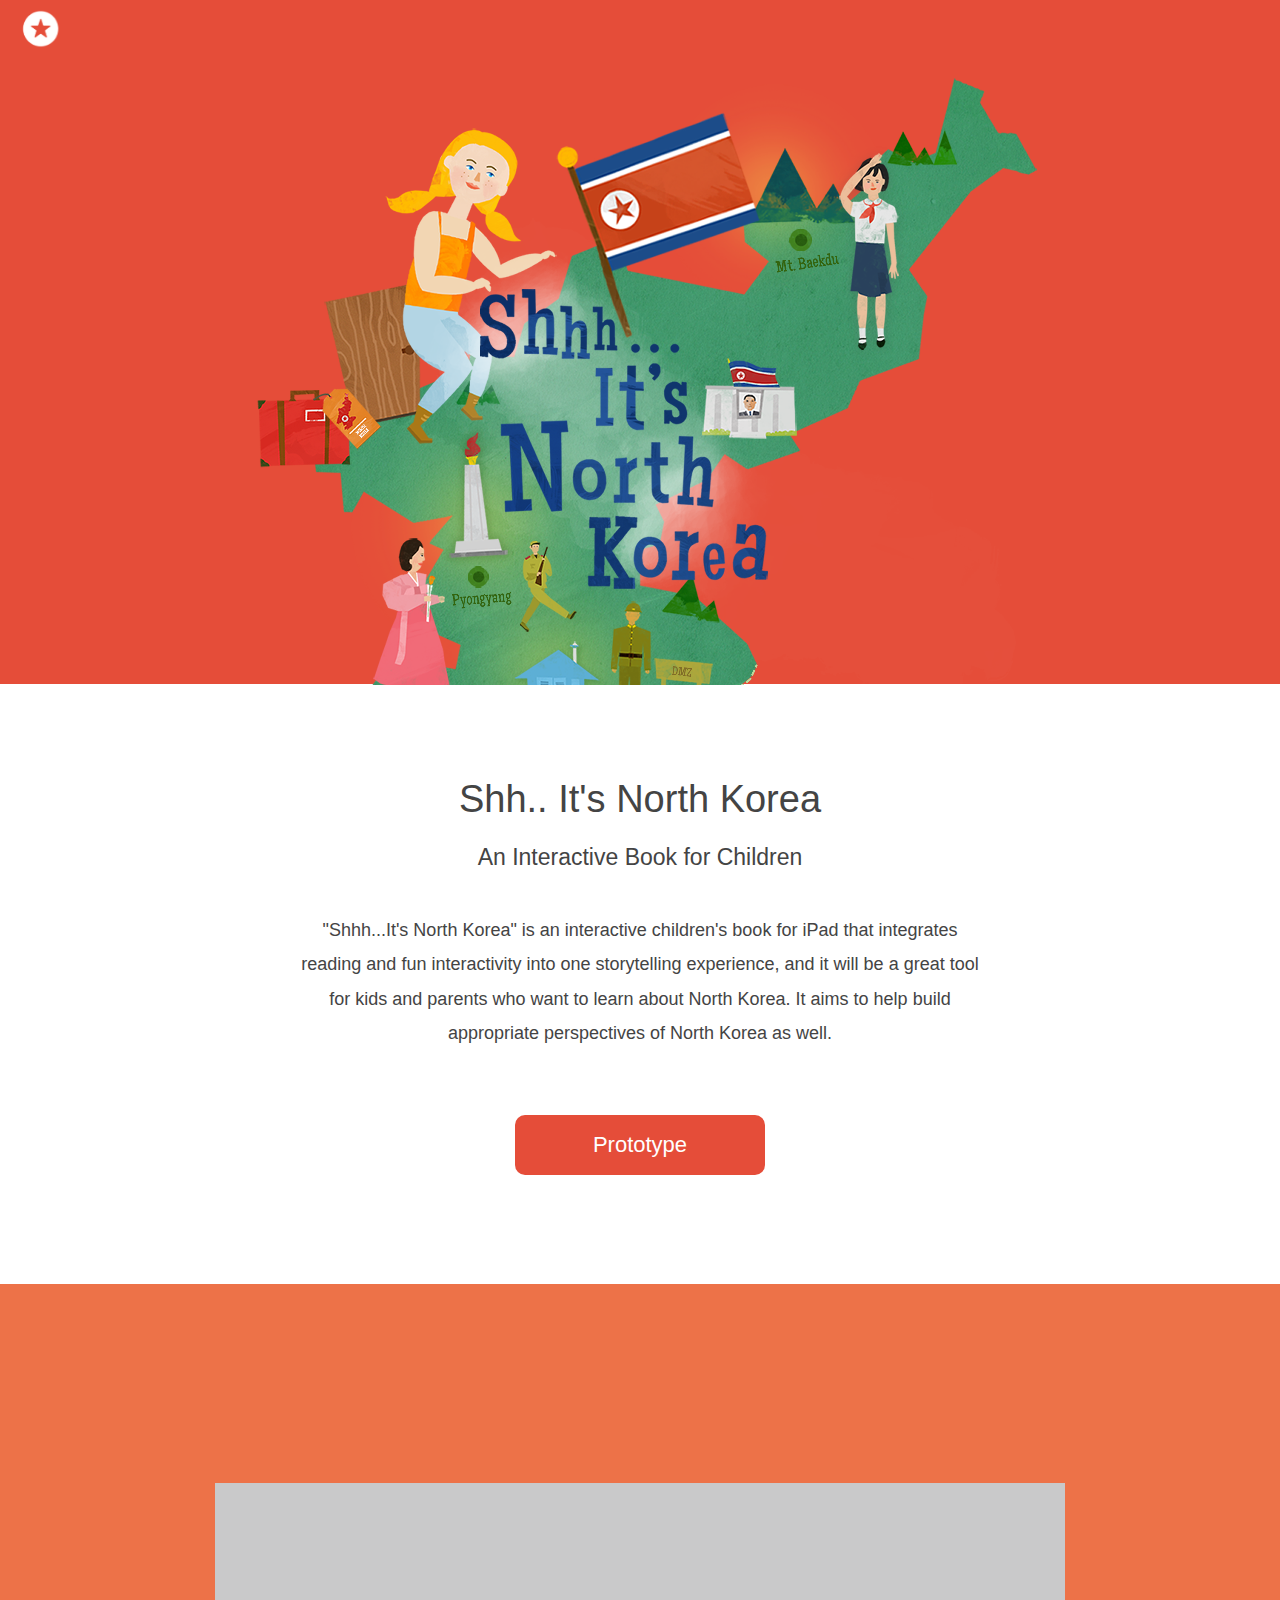
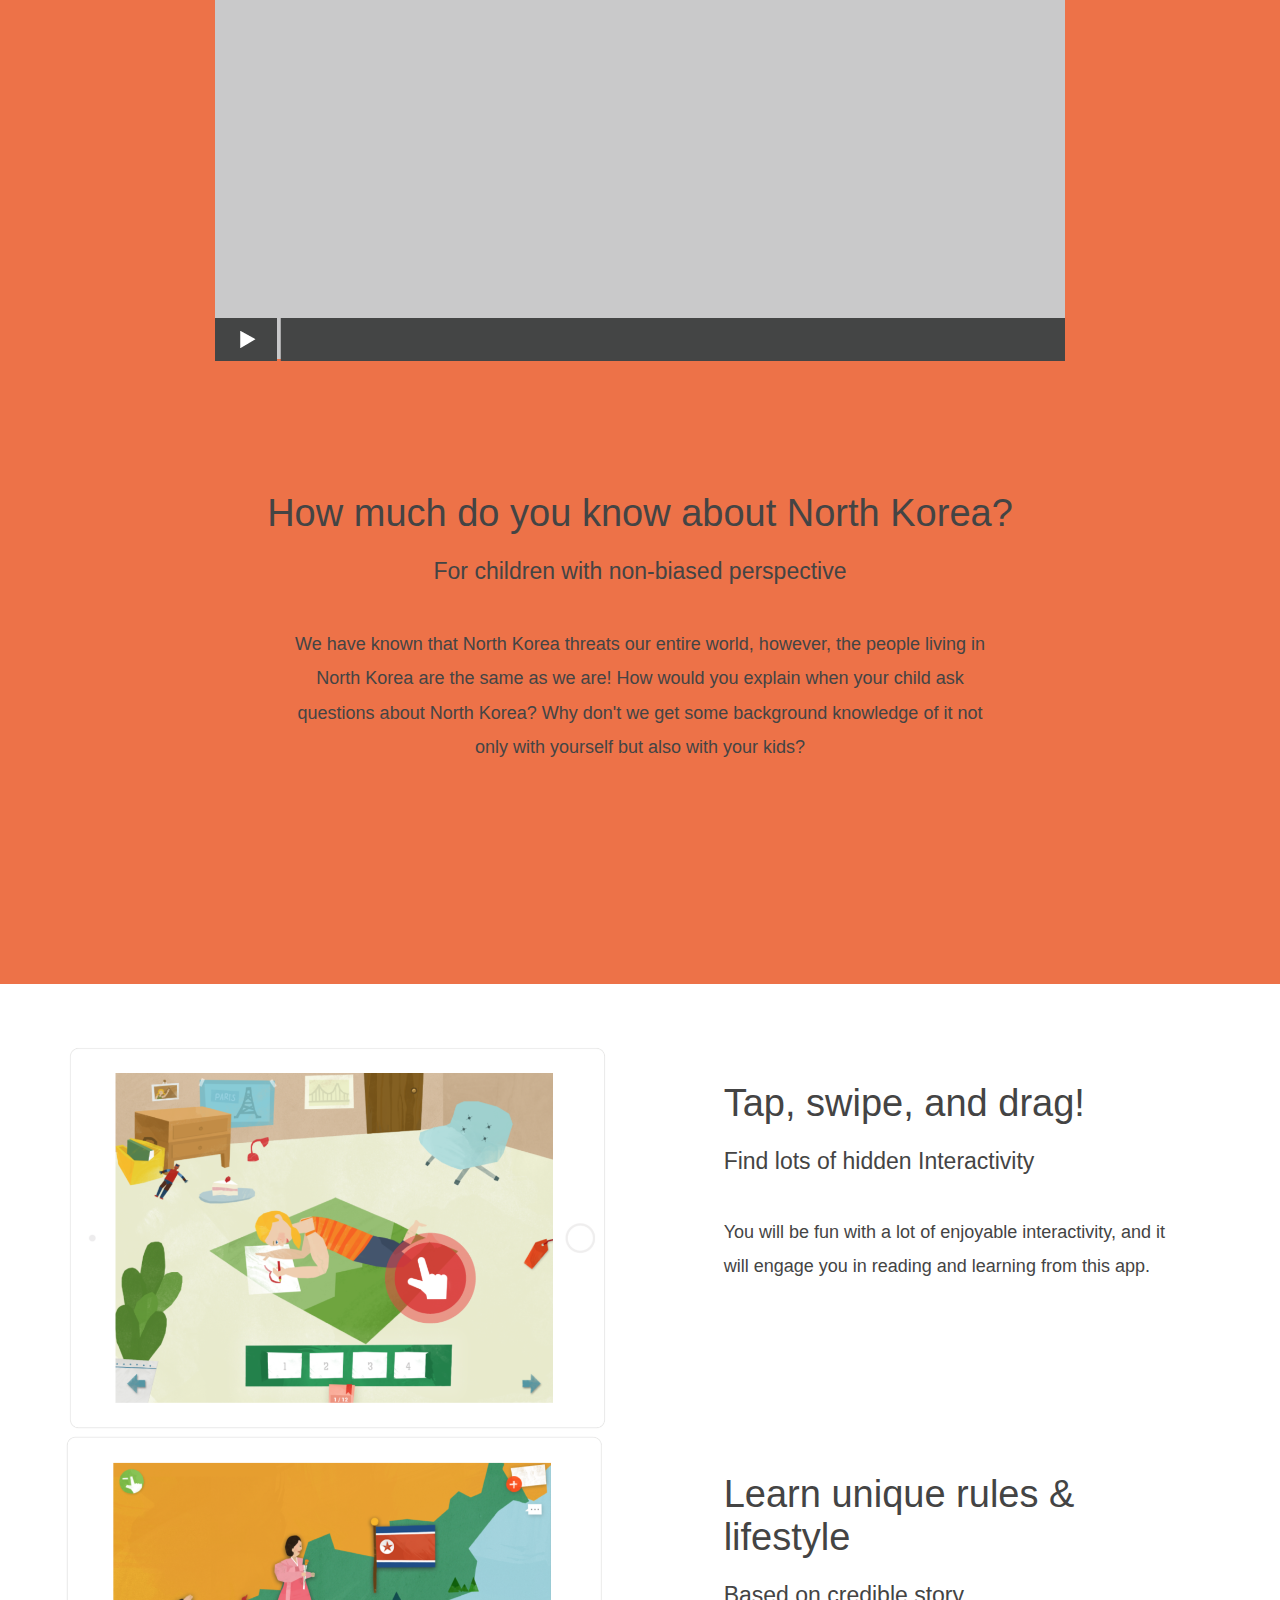
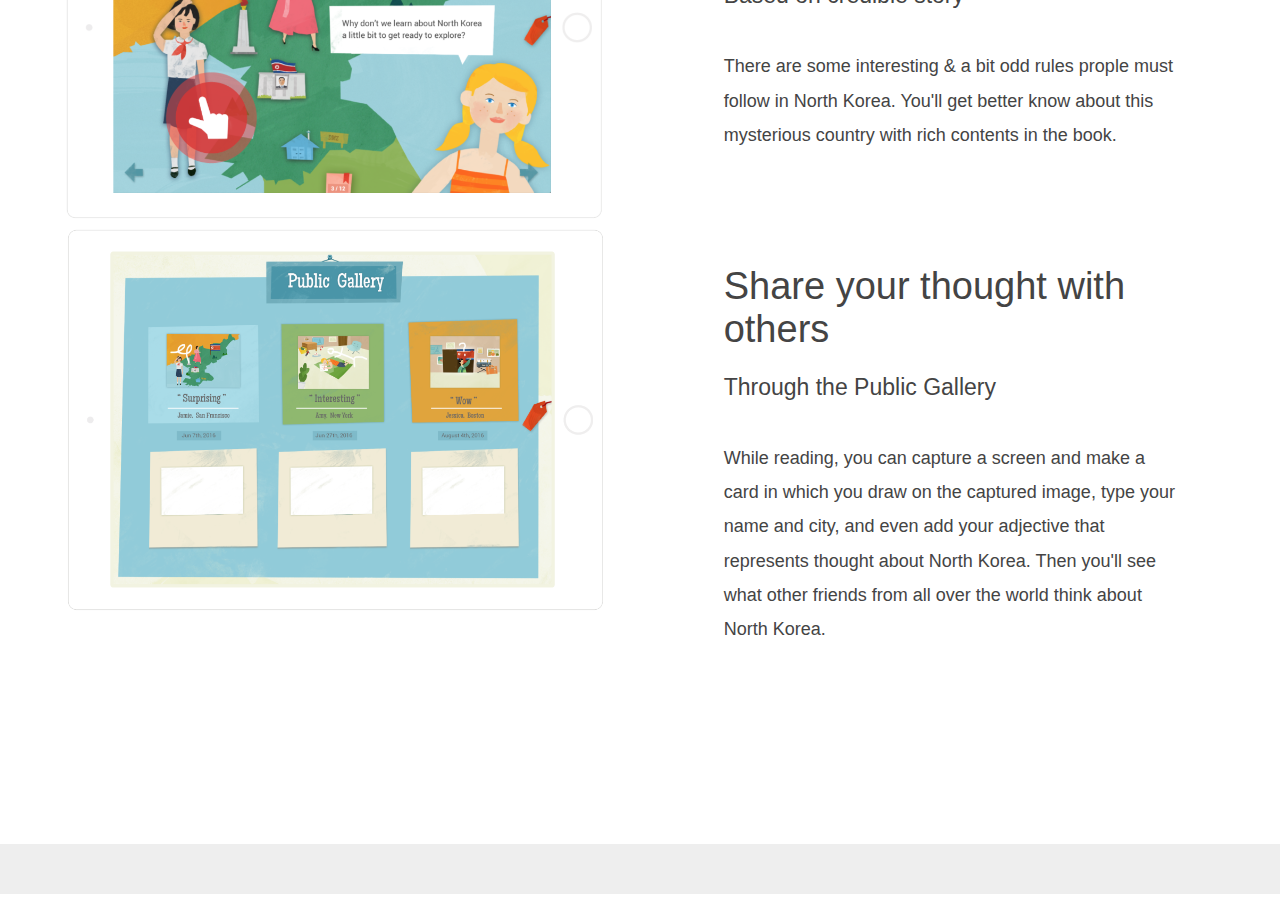
<file: index.html>
<!doctype html>
<html>
<head>
<meta charset="UTF-8">
<title>Shh..It's North Korea</title>
<link rel="stylesheet" href="css/style.css">
<link href="https://fonts.googleapis.com/css?family=Roboto:100,200,300,400" rel="stylesheet">
<script type="text/javascript" src="javascript/jquery-1.10.2.min.js"></script>	
<script type="text/javascript" src="javascript/script.js"></script>
<link rel="icon" type="image/png" href="images/nk-icon.png">
<link rel="shortcut icon" href="images/nk-icon.ico">
</head>

<body>
<div class="wrapper">
		<nav>	
			<div class="logo">
				<img src="images/logo-test.png">
			</div><!--logo-->
			<div id="ul">		
            		<ul>	
                    	<li><a href="#page1" id="home" class="mainnav">Home</a></li>
                        <li><a href="#page2" class="mainnav">About</a></li>
                        <li><a href="#page3" class="mainnav">Features</a></li>
                    </ul>
                  </div><!--ul-->        
            </nav>
          
            <div id="page1">
            <div class="maincontainer">
            	<img src="images/main-sm.png">
	         </div><!--maincontainer-->
	         <div class="container">
					<p class="headline">Shh.. It's North Korea</p>
					<p class="subtitle">An Interactive Book for Children</p>
					<p class="content">
						"Shhh...It's North Korea" is an interactive children's book for iPad that integrates reading and fun interactivity into one storytelling experience, and it will be a great tool for kids and parents who want to learn about North Korea. It aims to help build appropriate perspectives of North Korea as well.
					</p>
					<button class="button">
					<a href="proto.html">Prototype</a>
					</button>
			    </div><!--container-->
            </div><!--page1-->
            
            <div id="page2">
            <div class="maincontainer">
            	<img id="video-img"src="images/video-placeholder.png">
            </div><!--maincontainer-->
            <div id="page2-container" class="container">
					<p class="headline">How much do you know about North Korea?</p>
					<p class="subtitle">For children with non-biased perspective</p>
					<p class="content">
						We have known that North Korea threats our entire world, however, the people living in North Korea are the same as we are! How would you explain when your child ask questions about North Korea?
						Why don't we get some background knowledge of it not only with yourself but also with your kids?
					</p>
			</div><!--container-->		
            </div><!--page2-->
       
            <div id="page3">
            <div class="container-col">
            	<div class="leftcol">
            		<img class="ipad-img" src="images/ipad_1.png">
            	</div><!--leftcol-->
            	<div class="rightcol">
            		<p class="page-head">Tap, swipe, and drag!</p>	
            		<p class="page-sub">Find lots of hidden Interactivity</p>
            		<p class="page-p">
						You will be fun with a lot of enjoyable interactivity, and it will engage you in reading and learning from this app.  
					</p>
            	</div><!--rightcol-->
            	</div><!--container-col-->

            	  <div class="container-col">
            	<div class="leftcol">
            		<img class="ipad-img" src="images/ipad_2.png">
            	</div><!--leftcol-->
            	<div class="rightcol">
            		<p class="page-head">Learn unique rules &amp; lifestyle</p>	
            		<p class="page-sub">Based on credible story</p>
            		<p class="page-p">
						There are some interesting &amp; a bit odd rules prople must follow in North Korea. You'll get better know about this mysterious country with rich contents in the book.     
					</p>
            	</div><!--rightcol-->
            	</div><!--container-col-->

            	<div class="container-col">
            	<div class="leftcol">
            		<img class="ipad-img" src="images/ipad_3.png">
            	</div><!--leftcol-->
            	<div class="rightcol">
            		<p class="page-head">Share your thought with others</p>	
            		<p class="page-sub">Through the Public Gallery</p>
            		<p class="page-p">
						While reading, you can capture a screen and make a card in which you draw on the captured image, type your name and city, and even add your adjective that represents thought about North Korea. Then you'll see what other friends from all over the world think about North Korea.   
					</p>
            	</div><!--rightcol-->
            	</div><!--container-col-->	
		    </div><!--page3-->
		    
            <footer>
            </footer>
		 
			

</div><!--wrapper-->

</body>
</html>
</file>
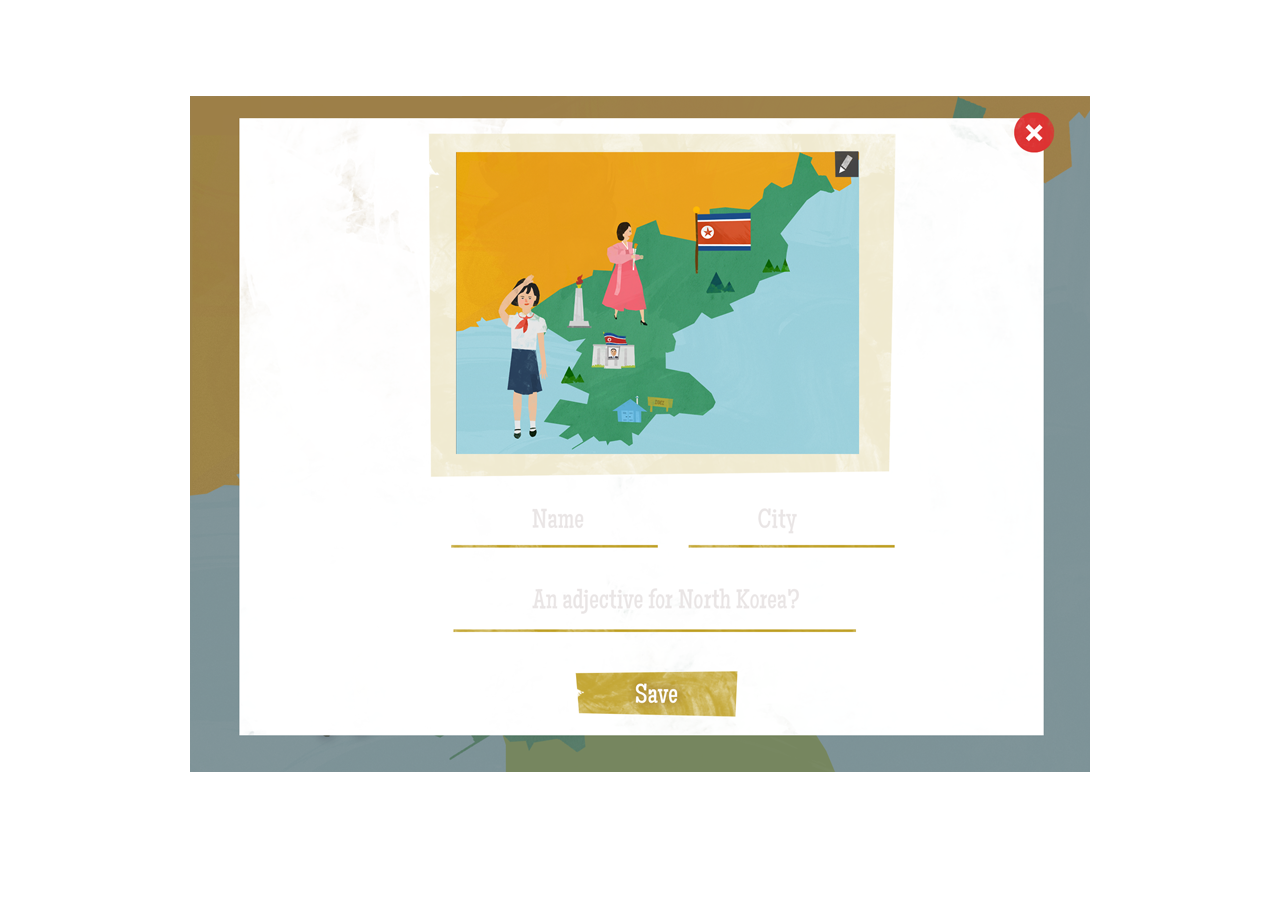
<file: card-input.html>
<!doctype html>
<html>
<head>
<meta charset="UTF-8">
<title>Shh..It's North Korea</title>
<link rel="stylesheet" href="css/style.css">
<link rel="stylesheet" href="css/proto-style.css">
<link href="https://fonts.googleapis.com/css?family=Roboto:100,200,300,400" rel="stylesheet">
<link rel="icon" type="image/png" href="images/nk-icon.png">
<link rel="shortcut icon" href="images/nk-icon.ico">
<script type="text/javascript" src="javascript/jquery-1.10.2.min.js"></script>  
<script type="text/javascript" src="javascript/script.js"></script>
</head>

<body>
    <div class="proto-wrapper" class="wrapper">
          
    <div class="container">
        <div class="image-box">
            <a href="page-three.html"><div class="cancel"></div></a>
            <a href="keyboard.html"><div class="name-input"></div></a>
            <div class="save-input"></div>
            <img class="popup-fillout" src="images/card-input.png">
            <div class="warning"> <p>Please fill out the form</p></div>
        </div><!--image-box-->
    </div><!--container--> 
    </div><!--wrapper-->
</body>
</html>
</file>
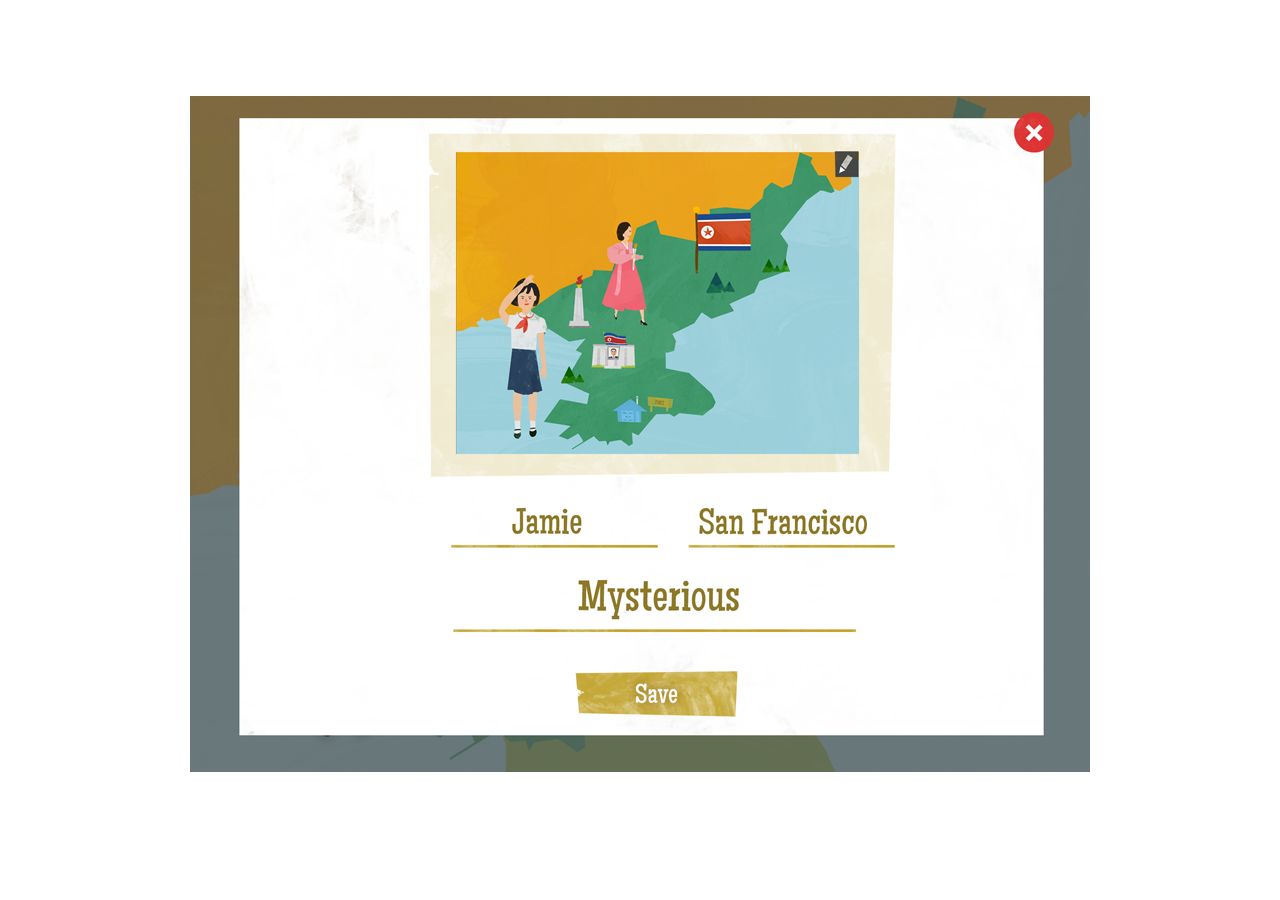
<file: input-finished.html>
<!doctype html>
<html>
<head>
<meta charset="UTF-8">
<title>Shh..It's North Korea</title>
<link rel="stylesheet" href="css/style.css">
<link rel="stylesheet" href="css/proto-style.css">
<link href="https://fonts.googleapis.com/css?family=Roboto:100,200,300,400" rel="stylesheet">
<link rel="icon" type="image/png" href="images/nk-icon.png">
<link rel="shortcut icon" href="images/nk-icon.ico">
<script type="text/javascript" src="javascript/jquery-1.10.2.min.js"></script>  
<script type="text/javascript" src="javascript/script.js"></script>
</head>

<body>
    <div class="proto-wrapper" class="wrapper">
           
    <div class="container">
        <div class="image-box">
            <img class="mainpage" src="images/input-finished.png">
            <a href="page-three.html"><div class="cancle-input-finished"></div></a>
            <div class="input-save"></div>
            <div class="popup-container">
            <img class="gallery-popup" src="images/gallery-popup.png">
            <a href="publicGallery.html"><div class="publicG"></div></a>
            <a href="myGallery.html"><dir class="myG"></div></a>
            <a href="page-three.html"><div class="cancle-popup"></div></a>
            </div><!--popup-container-->
        </div><!--image-box-->
    </div><!--container--> 
    </div><!--wrapper-->
</body>
</html>
</file>
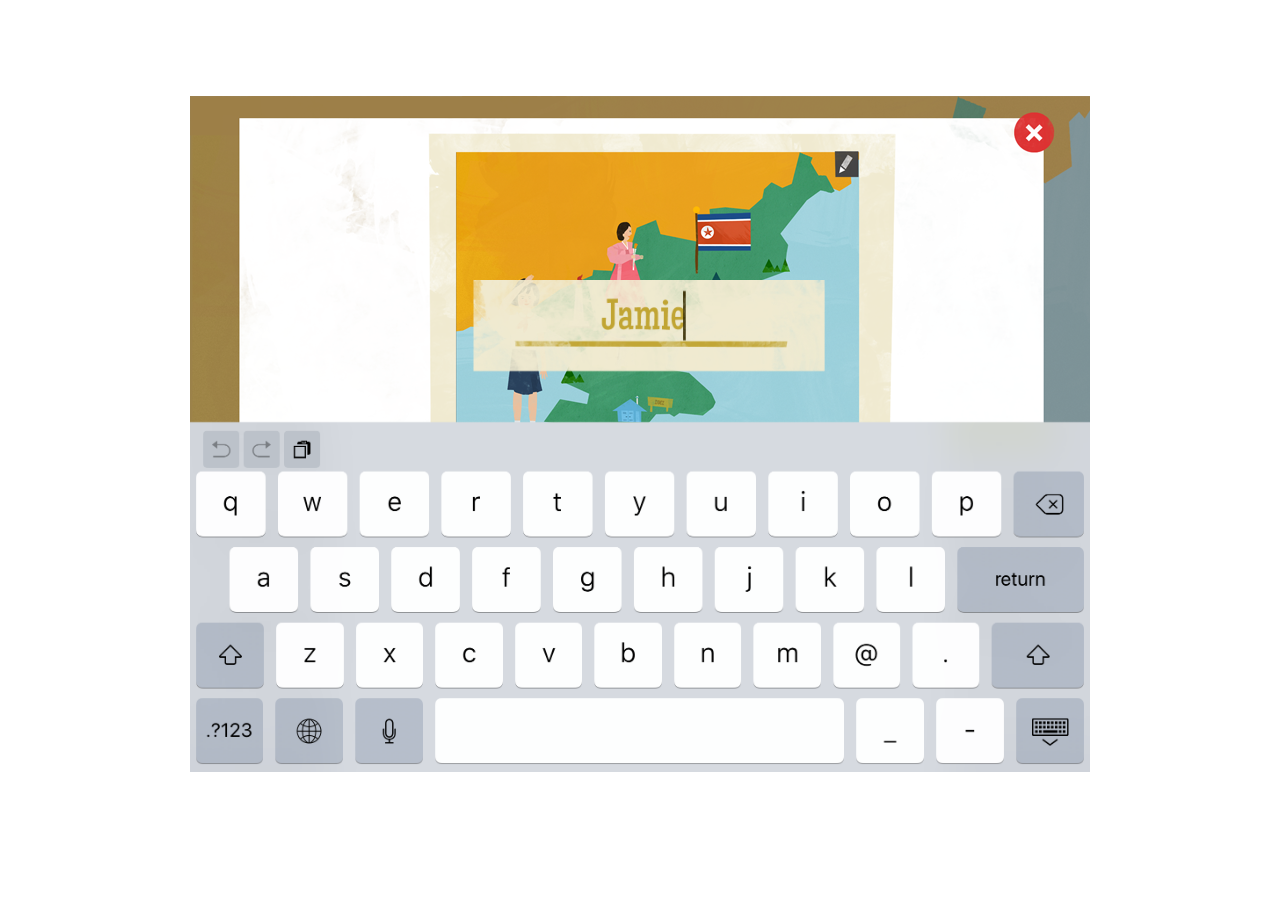
<file: keyboard.html>
<!doctype html>
<html>
<head>
<meta charset="UTF-8">
<title>Shh..It's North Korea</title>
<link rel="stylesheet" href="css/style.css">
<link rel="stylesheet" href="css/proto-style.css">
<link href="https://fonts.googleapis.com/css?family=Roboto:100,200,300,400" rel="stylesheet">
<link rel="icon" type="image/png" href="images/nk-icon.png">
<link rel="shortcut icon" href="images/nk-icon.ico">
<script type="text/javascript" src="javascript/jquery-1.10.2.min.js"></script>  
<script type="text/javascript" src="javascript/script.js"></script>
</head>

<body>
    <div class="proto-wrapper" class="wrapper">
            
    <div class="container">
        <div class="image-box">
            <img class="mainpage" src="images/card-input.png">
            <a href="input-finished.html"><img class="keyboard" src="images/keyboard.png"></a>
        </div><!--image-box-->
    </div><!--container--> 
    </div><!--wrapper-->
</body>
</html>
</file>
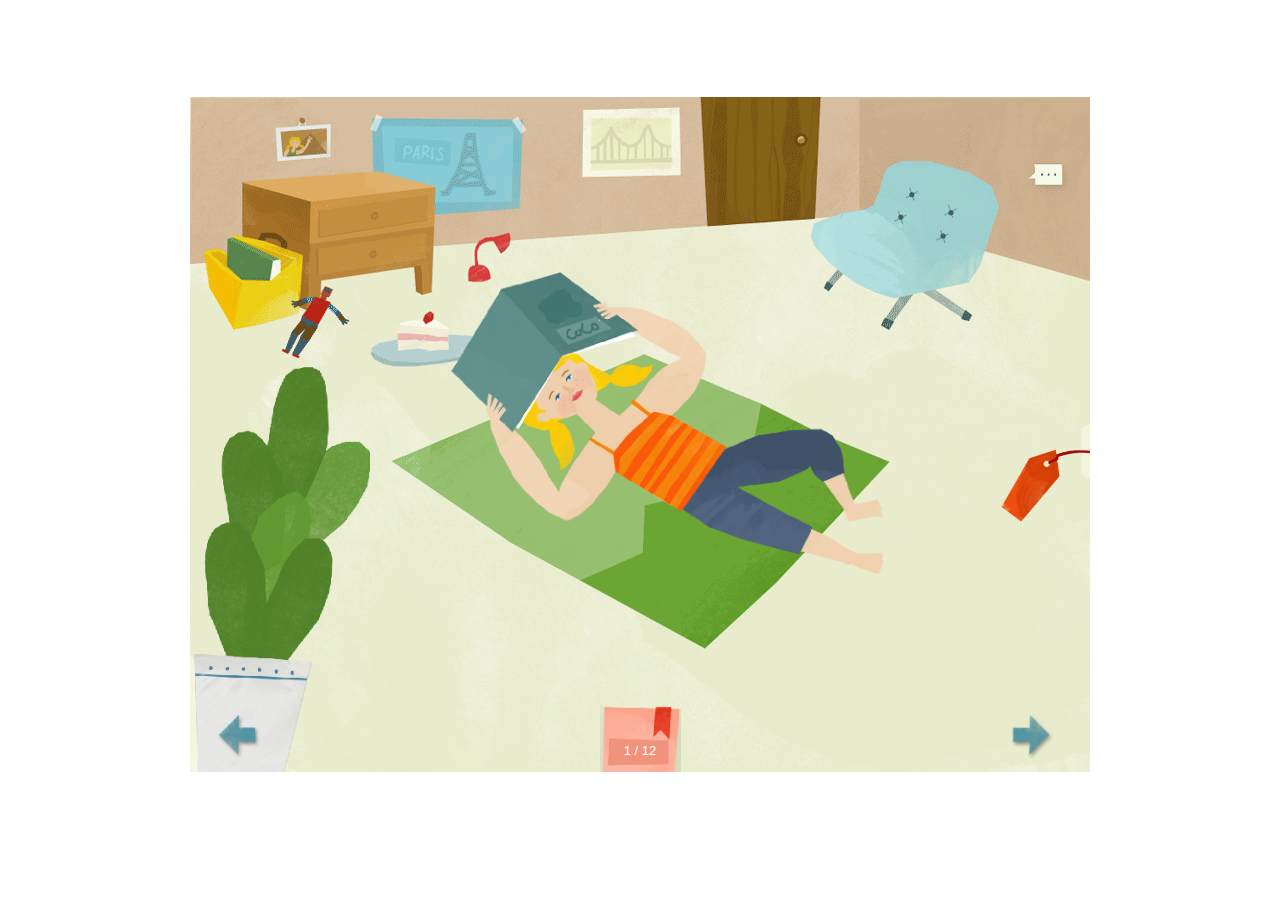
<file: page-one.html>
<!doctype html>
<html>
<head>
<meta charset="UTF-8">
<title>Shh..It's North Korea</title>
<link rel="stylesheet" href="css/style.css">
<link rel="stylesheet" href="css/proto-style.css">
<link href="https://fonts.googleapis.com/css?family=Roboto:100,200,300,400" rel="stylesheet">
<link rel="icon" type="image/png" href="images/nk-icon.png">
<link rel="shortcut icon" href="images/nk-icon.ico">
<script type="text/javascript" src="javascript/jquery-1.10.2.min.js"></script>	
<script type="text/javascript" src="javascript/script.js"></script>
</head>

<body>
    <div class="proto-wrapper wrapper">
			
    <div class="container">
        <div class="image-box">
            <img class="mainpage" src="images/page-one.png">
            <img class="coco-layback" src="images/coco-layback.png">
            <img class="coco-layon" src="images/coco-lay-on-stomach.png">
            <img class="text-box" src="images/p-1-textbox.png">
            <div class="main-nav-container container-open">
            <div class="main-nav">
                    <img class="nav-spr" src="images/nav-spr.png" />
		            <a href="proto.html"><img class="home-btn" src="images/home.png" /></a>
		            <a href="myGallery.html"><img class="my-gallery-btn" src="images/myGalleryIcon.png" /></a>
		            <a href="publicGallery.html"><img class="my-public-btn" src="images/publicGalleryIcon.png" /></a>
		            <a href=""><img class="mute" src="images/mute.png" /></a>
		            <a href=""><img class="settings" src="images/settings.png" /></a>
            </div>        
                    <img class="redtag" src="images/tag-spr.png" />
            </div>
            <img class="plant" src="images/plant.png"> 
            <img class="pre-next-btn-img" src="images/pre-next-btn.png">  
            <img class="pagenav" src="images/pagenav.png"> 
            <div class="pagenav-icon-container">
            <img class="pagenav-icon" src="images/pagenav-icon.png">
            <div class="pagenav-page">
            <p>1 / 12</p>
            </div><!--pagenav-page--> 
            </div> 
    
              

    <div class="text-btn-container">
        <div class="text-btn"></div>
    </div>

    <div class="pre-next-btn">
        <a href="proto.html"><div class="pre"></div></a>
        <a href="page-two.html"><div class="next"></div></a>
    </div><!--pre-next-btn-->

        </div><!--image-box-->
    </div><!--container--> 
    </div><!--wrapper-->
</body>
</html>
</file>
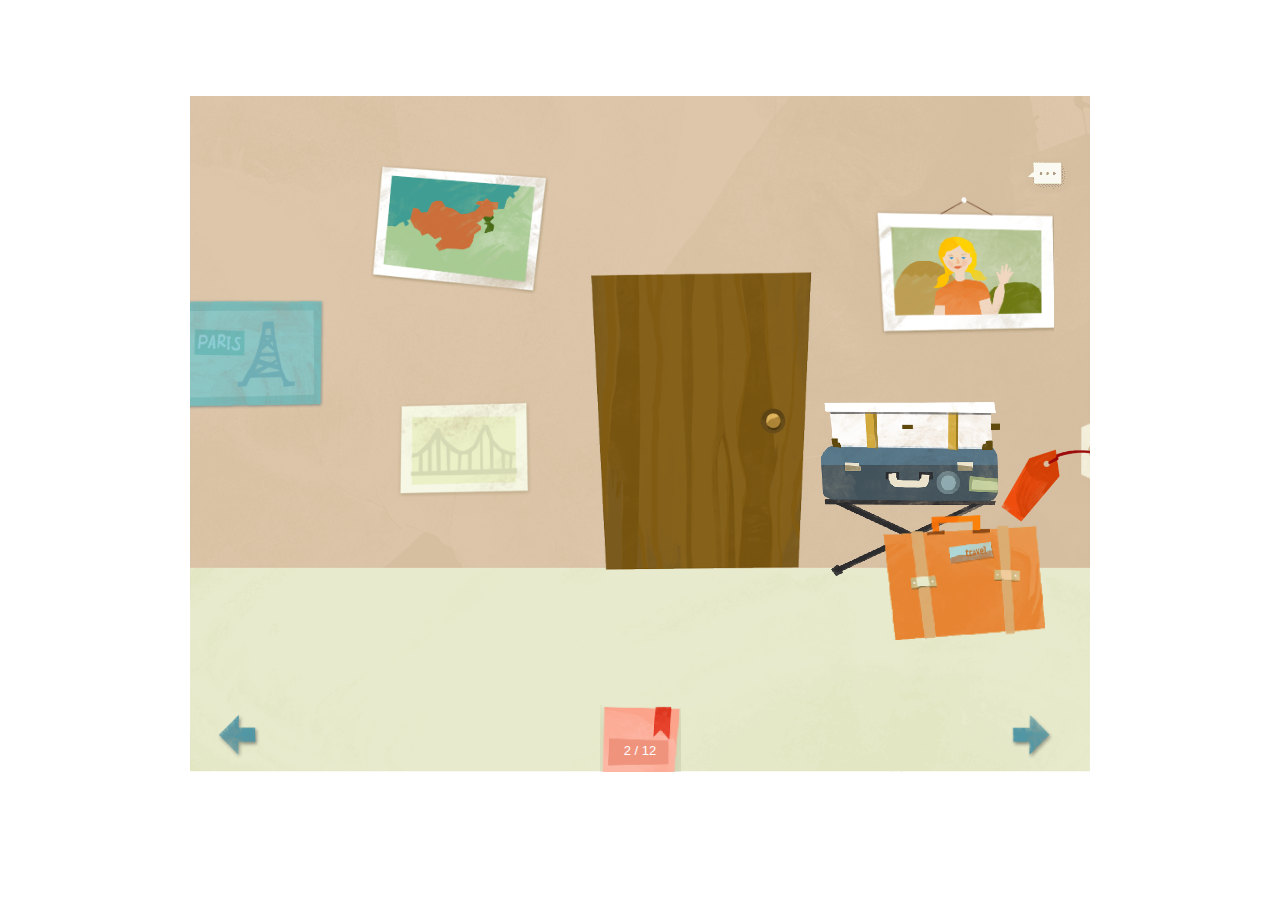
<file: page-two.html>
<!doctype html>
<html>
<head>
<meta charset="UTF-8">
<title>Shh..It's North Korea</title>
<link rel="stylesheet" href="css/style.css">
<link rel="stylesheet" href="css/proto-style.css">
<link href="https://fonts.googleapis.com/css?family=Roboto:100,200,300,400" rel="stylesheet">
<link rel="icon" type="image/png" href="images/nk-icon.png">
<link rel="shortcut icon" href="images/nk-icon.ico">
<script type="text/javascript" src="javascript/jquery-1.10.2.min.js"></script>	
<script type="text/javascript" src="javascript/script.js"></script>
</head>

<body>
    <div class="proto-wrapper" class="wrapper">
			<!-- <nav>	
			<div class="logo">
				<a href="index.html"><img src="images/logo-test.png"></a>
			</div>      
            </nav> -->
    <div class="container">
        <div class="image-box">
            <img class="mainpage" src="images/bg-pageTwo.png">
            <img class="textbox2" src="images/textbox2.png">
            <div class="main-nav-container container-open">
            <div class="main-nav">
                    <img class="nav-spr" src="images/nav-spr.png" />
		            <a href="proto.html"><img class="home-btn" src="images/home.png" /></a>
		            <a href="myGallery.html"><img class="my-gallery-btn" src="images/myGalleryIcon.png" /></a>
		            <a href="publicGallery.html"><img class="my-public-btn" src="images/publicGalleryIcon.png" /></a>
		            <a href=""><img class="mute" src="images/mute.png" /></a>
		            <a href=""><img class="settings" src="images/settings.png" /></a>
            </div>        
                    <img class="redtag" src="images/tag-spr.png" />
            </div>
            <img class="door" src="images/door.png">
            <img class="doorOpen" src="images/doorOpen.png">

            <img class="case1" src="images/case1.png">
            <img class="case2" src="images/case2.png">
            <img class="eiffelTower" src="images/eiffelTower.png">
            <img class="frame_white" src="images/frame_white.png">
            <img class="cocoinframe" src="images/cocoinframe.png">
            <img class="ggb" src="images/GGB.png">

            <img class="pre-next-btn-img" src="images/pre-next-btn.png">  
            <img class="pagenav" src="images/pagenav.png"> 
            <div class="pagenav-icon-container">
            <img class="pagenav-icon" src="images/pagenav-icon.png">
            <div class="pagenav-page">
            <p>2 / 12</p>
            </div><!--pagenav-page--> 
            </div>        

    <div class="text-btn-container">
        <div class="text-btn2"></div>
    </div>

    <div class="pre-next-btn">
        <a href="page-one.html"><div class="pre"></div></a>
        <a href="page-three.html"><div class="next"></div></a>
    </div><!--pre-next-btn-->

        </div><!--image-box-->
    </div><!--container--> 
    </div><!--wrapper-->
</body>
</html>
</file>
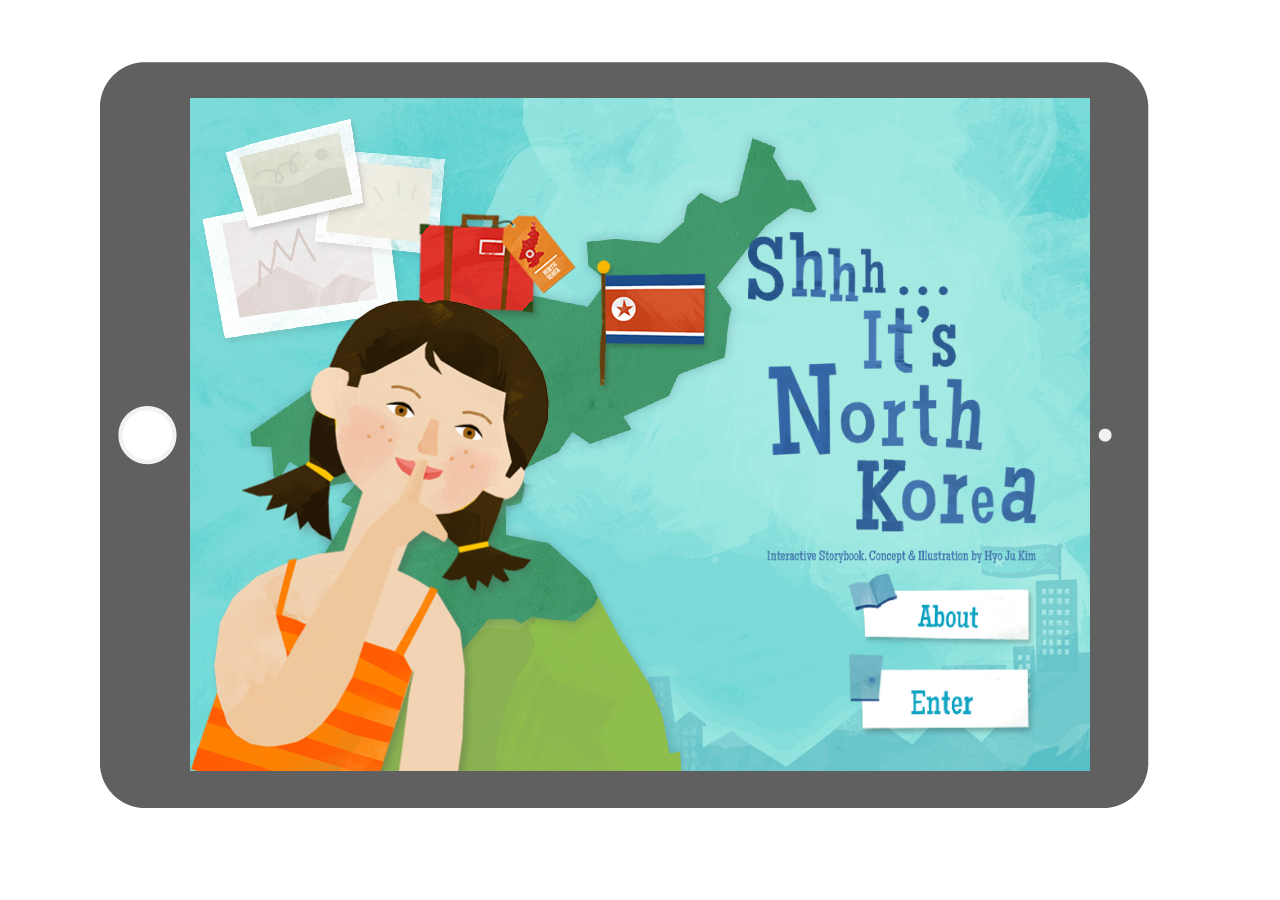
<file: proto.html>
<!doctype html>
<html>
<head>
<meta charset="UTF-8">
<title>Shh..It's North Korea</title>
<link rel="stylesheet" href="css/style.css">
<link rel="stylesheet" href="css/proto-style.css">
<link href="https://fonts.googleapis.com/css?family=Roboto:100,200,300,400" rel="stylesheet">
<link href="https://fonts.googleapis.com/css?family=Montserrat" rel="stylesheet">
<script type="text/javascript" src="javascript/jquery-1.10.2.min.js"></script>	
<script type="text/javascript" src="javascript/script.js"></script>
<link rel="icon" type="image/png" href="images/nk-icon.png">
<link rel="shortcut icon" href="images/nk-icon.ico">
</head>

<body>
    <div class="proto-wrapper" class="wrapper">
			
    <div class="container">
    <img class="ipad-platform" src="images/ipad-platform.png">
        <div class="image-box">
            <img class="mainpage" src="images/mainpage.png">
             <img class="coco" src="images/main-character.png">
             <img class="cards" src="images/cards.png">
             <img class="nk-main-img" src="images/north-korea.png">
             <img class="bag" src="images/bag.png">
             <img class="flag" src="images/flag.png">
             <img class="title" src="images/title.png">
            <div class="button-container">
            <a href="about-page.html"><img class="about-button" src="images/aboutbutton.png"></a>
            <a href="page-three.html"><img class="enter-button" src="images/enterbutton.png"></a>
            </div>
        </div><!--image-box-->
    </div><!--container--> 
    </div><!--wrapper-->
</body>
</html>
</file>
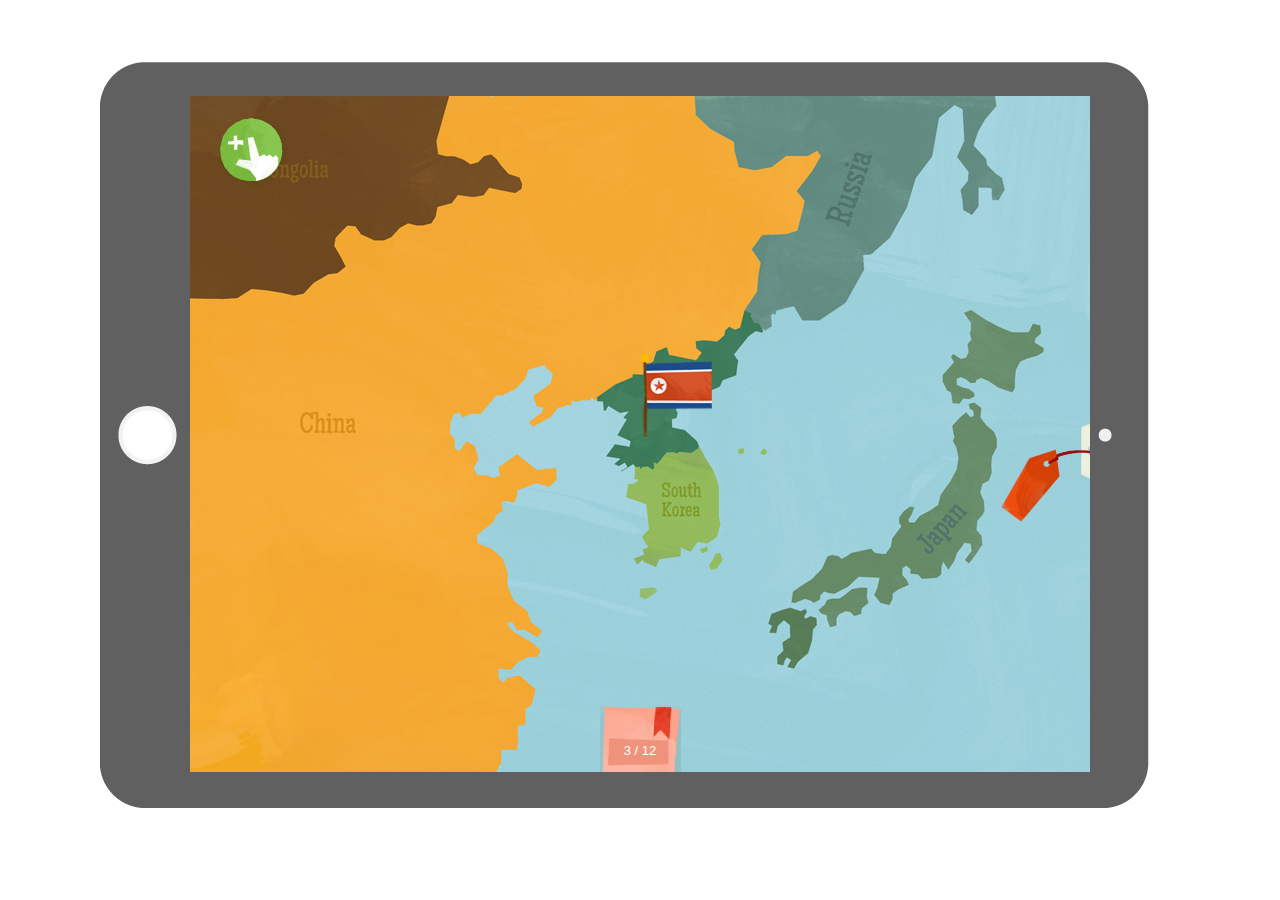
<file: zoomin.html>
<!doctype html>
<html>
<head>
<meta charset="UTF-8">
<title>Shh..It's North Korea</title>
<link rel="stylesheet" href="css/style.css">
<link rel="stylesheet" href="css/proto-style.css">
<link href="https://fonts.googleapis.com/css?family=Roboto:100,200,300,400" rel="stylesheet">
<link rel="icon" type="image/png" href="images/nk-icon.png">
<link rel="shortcut icon" href="images/nk-icon.ico">
<script type="text/javascript" src="javascript/jquery-1.10.2.min.js"></script>	
<script type="text/javascript" src="javascript/script.js"></script>
</head>

<body>
    <div class="proto-wrapper" class="wrapper">
			
    <div class="container">
    <img class="ipad-platform" src="images/ipad-platform.png">
        <div class="image-box">
            <img class="mainpage" src="images/zoomout-page.png">
            <img class="textbox3" src="images/textbox3.png">
            <div class="main-nav-container container-open">
            <div class="main-nav">
                    <img class="nav-spr" src="images/nav-spr.png" />
		            <a href="proto.html"><img class="home-btn" src="images/home.png" /></a>
		            <a href="myGallery.html"><img class="my-gallery-btn" src="images/myGalleryIcon.png" /></a>
		            <a href="publicGallery.html"><img class="my-public-btn" src="images/publicGalleryIcon.png" /></a>
		            <a href=""><img class="mute" src="images/mute.png" /></a>
		            <a href=""><img class="settings" src="images/settings.png" /></a>
            </div>        
                    <img class="redtag" src="images/tag-spr.png" />
            </div>

            <img class="nkflagcopy" src="images/flag copy.png">
            <a href="page-three.html"><img class="zoomout" src="images/zoomin.png"></a>


            <!-- <img class="pre-next-btn-img" src="images/pre-next-btn.png">   -->
            <img class="pagenav" src="images/pagenav.png"> 
            <div class="pagenav-icon-container">
            <img class="pagenav-icon" src="images/pagenav-icon.png">
            <div class="pagenav-page">
            <p>3 / 12</p>
            </div><!--pagenav-page--> 
            </div>            

    <div class="text-btn-container">
        <div class="text-btn3"></div>
    </div>

        </div><!--image-box-->
    </div><!--container--> 
    </div><!--wrapper-->
</body>
</html>
</file>
<file: css/style.css>
body{
	height:auto;
	margin:0;
	padding:0;
	margin-top:-16px;
	font-family: 'Montserrat', sans-serif;
	color:#444;

}
button{
	outline: none;
}
#page1{
	position:relative;
	width:100%;
	height:1300px;
	background-color:#FFF;
	padding:0px;
}
#page2{
	position:relative;
	width:100%;
	height:1300px;
	padding:0px;
}		
#page3{
	position:relative;
	max-width:100%;
	height:1400px;
	padding:0px;
}
footer{
	width:100%;
	height:50px;
	position:relative;
	bottom:0;
	right:0;
	left:0;
	display:block;
	background-color:#eeeeee;
}	
nav{
	position:fixed;
	z-index: 100;
	top:0px;
	width:100%;
	height:60px;
}		
li{
 	float:left;
 	margin-right:20px; 
 	display: table-cell;
	width: 25%;
	text-align: center;
}
li a{
	text-decoration:none; 
	color:#FFF;
	font-size:18px;
	font-weight:200; 
}
li a:hover{
	color:#333;
}
ul{
	width:400px;
	float:right;
	display:table;
	margin-top:15px;
}
#ul{
	background-color:#E54D39;
	position:fixed;
	z-index: 100;
	top:0px;
	width:100%;
	height:60px;
}
.headline{
	font-size:38px;
	font-weight:300; 
	margin-bottom:0;
}
.subtitle{
	font-size:23px;
	margin-top:15px;
	margin-bottom:40px;
	font-weight:300; 
}
.maincontainer{	
	position:absolute;
	width:100%;
	height:700px;
	background-color:#E54D39; 
    margin: 0 auto;
}
.maincontainer img{
	max-width:850px;
	position:relative;
	bottom:-79px;
	display: block;
    margin-left: auto;
    margin-right: auto;
}
#page2 .maincontainer{
	background-color:#ed7248; 
	height:1300px;
	color:#222222;
}
.container{
	position:absolute;
	display:block;
	width:100%;
	bottom:8%;
	text-align:center; 
	margin-left:auto;
    margin-right:auto;
    line-height: 1.4;
	/*-webkit-animation: opac 1.5s;
    animation: opac 1.5s*/
}
#page2 .container{
	bottom:15%;
}

@-webkit-keyframes opac {
    from {
        opacity: 0
    }
    to {
        opacity: 1
    }
}
@keyframes opac {
    from {
        opacity: 0
    }
    to {
        opacity: 1
    }
}

.content{
	line-height:1.9;
	font-size:18px;
	font-weight:lighter;
	margin:0 auto;
	padding:0 auto;
	margin-top:30px;
	margin-bottom:25px;
	max-width:700px;
	font-weight:300; 
}
.button {
  display:inline-block;
  background-color:#E54D39;
  border-radius:10px;
  border:none;
  text-align:center;
  font-size:22px;
  padding:8px;
  width:250px;
  height:60px;
  cursor:pointer;
  margin:5px;
  margin-top:40px;
  font-weight:100; 
}
.button a{
	text-decoration:none;
	color:#FFFFFF;
}
.button:hover {background-color:#CF4230}
/*hover from w3s*/

.logo{
	position:relative;
	width:100px;
	height:60px;
	top:10px;
	left:20px;
}
.logo img{
	position:absolute;
	width:40px;
	height:auto;
	z-index:1000; 
}
#video-img{
	margin-top:120px;
}
.container-col{
	width:90%;
	height:auto;
	margin:0 auto; 
	margin-top:60px;
	max-width:1200px;
}
.rightcol{
	width:40%;
	height:auto;
	float:left;
	margin-top:0px;
	margin-left:-20px;
}
.leftcol{
	width:59%;
	height:auto;
	float:left;
	margin-right:0;
}
.page-p{
	line-height:1.9;
	font-size:18px;
	font-weight:lighter;
	margin-bottom:25px;
	max-width:700px;
	font-weight:300; 
}
.page-head{
	font-size:38px;
	font-weight:300;
	margin-bottom:0;
}
.page-sub{
	font-size:23px;
	margin-bottom:40px;
	font-weight:300; 
}
.ipad-img{
	width:80%;
	height:auto;
	margin-top:0;
}


@media (max-width: 1170px){
.rightcol{
	width:40%;
	margin-left:40px;
	min-height:370px;
}
.leftcol{
	width:50%;
	min-height:370px;
}
.ipad-img{
	width:480px;
	height:auto;
	margin-top:0;
}
.page-head{
	font-size:33px;
	font-weight:300;
	margin-bottom:0;
}
.page-sub{
	font-size:20px;
	margin-bottom:40px;
	font-weight:300; 
}
.page-p{
	line-height:1.9;
	font-size:16px;
	margin-bottom:25px;
	max-width:500px;
}
@media (max-width: 950px){
#video-img{
	width:800px;
}
.ipad-img{
	width:100%;
}
.rightcol{
	width:53%;
}
.leftcol{
	width:40%;
}	
}
	
@media (max-width: 768px){
.container{
	bottom:6%;
}
.content{ 
	margin-top:40px;
	max-width:550px;
}
.maincontainer{	
	position:absolute;
	width:100%;
	height:600px;
}
.maincontainer img{
	max-width:650px;
	position:relative;
	bottom:-104px;
}
.headline{
	font-size:33px;
}
.subtitle{
	font-size:20px;
}
.content{
	font-size:16px;
}
#page1, #page2{
	height:1100px;
}
#page3{
	height:2400px;
}
.container-col{
	width:80%;
	margin-top:0px;
	text-align:center; 
}
.rightcol{
	width:100%;
	float:none;
	min-height:240px;
	padding:0px;
	margin-left:20px;
}
.leftcol{
	width:100%;
	float:none;
	min-height:240px;
}
.page-p{
	max-width:560px;
	font-weight:300; 
}
.page-head{
	font-size:33px;
	font-weight:300;
	margin-bottom:0;
}
.page-sub{
	font-size:20px;
	margin-bottom:40px;
	font-weight:300; 
}
.ipad-img{
	width:100%;
	height:auto;
	margin-top:0;
}
#page2 .maincontainer{
	height:1000px;
}
}

@media (max-width: 400px){
.container{
	bottom:11%;
	max-width:350px;
	margin-left:20px;
}
.content{ 
	margin-top:40px;
	font-size:15px;
}
.maincontainer{	
	position:absolute;
	width:100%;
	height:400px;
}
.maincontainer img{
	max-width:400px;
	position:relative;
	bottom:-95px;
}
.headline{
	font-size:30px;
	margin-bottom:0;
}
.subtitle{
	font-size:18px;
	margin-bottom:40px; 
}
.button {
	margin-top:60px;
	width:330px;	
}
#page1{
	height:1000px;
}
#page3{
	height:1850px;
}
ul{
	width:350px;
	margin-left:35px;
	float:none;
}
li{
 	margin-right:30px;
 	margin-top:3px; 
	width:20%;
}
li a{
	font-size:16px;
}	
#video-img{
	margin-top:20px;
	width:350px;
}
.ipad-img{
	width:100%;
}
.rightcol{
	width:100%;
	margin:0;
	height:auto;
}
.leftcol{
	width:100%;
	margin:0;
	height:auto;
}
#page2{
	height:800px;
}
#page2 .container{
	bottom:50px;
}
#page2 .maincontainer{
	height:800px;
}
.container-col{
	width:80%;
	height:auto; 
	margin-top:60px;
}
#logo img{
	width:30px;
	padding:5px;
}
.page-p{
	font-size:15px;
}
.page-head{
	font-size:30px;
	margin-bottom:0;
}
.page-sub{
	font-size:18px;
	margin-bottom:30px;
	font-weight:300; 
}
.rightcol{
	min-height:190px;
}
.leftcol{
	min-height:190px;
}
}
</file>
<file: css/proto-style.css>
.proto-wrapper{
	position: absolute;
    width: 100%;
    height: 100%;
    display: flex;
	justify-content: center;
}
.container{
	display: flex;
	justify-content: center;
	flex-direction: column;
	width: 1080px;
	text-align: center;
	height: 100%;
	position: relative;
	margin: 0 auto;
	top: 0;
	left: 0;
	-webkit-animation: opac 0.5s;
    animation: opac 0.5s;
}
.ipad-platform{
	position: absolute;
}
.image-box{
	display: flex;
	position: relative;
	justify-content: center;
	height: auto;
	max-width: 900px;
	margin: 0 auto;
	overflow: hidden;
}
.button-container{
	position: absolute;
	width: 23%;
	right: 5%;
	bottom: 4%;
}
.enter-button, .about-button{
	width: 90%;
	height: auto;
}
.mainpage{
	max-width: 900px;
	width: 100%;
	height: 100%;
	margin: 0 auto;
}
.coco{
	width: 41%;
	position: absolute;
	left: 0%;
	bottom: -20px;
	animation: coco 2s infinite ease-in-out;
	z-index: 1;
}
.cards{
	position: absolute;
	width: 28%;
	top: 20px;
	left: 10px;
}
.nk-main-img{
	position: absolute;
	width: 65%;
	bottom: 0;
	left: 50px;
	z-index: 0;
}
.bag{
	position: absolute;
	width: 18%;
	top: 17%;
	left: 25%;
	animation: rotate 1.5s infinite;
	animation-timing-function: ease-in-out;
}
.flag{
	position: absolute;
	width: 13%;
	top: 24%;
	left: 45%;
	animation: rotate 2s infinite;
	animation-timing-function: ease-in-out;
}
.title{
	position: absolute;
	width: 32%;
	top: 20%;
	right: 6%;
}
.pre-next-btn{
	width: 100%;
	height: 60px;
	max-width: 860px;
	position: absolute;
	margin: 0 auto;
	bottom: 0;
	display: flex;
	justify-content: space-between;
	right: 1%;
	z-index: 100;
}
.pre, .next{
	width: 60px;
	height: 60px;
	background-color: transparent;
}
.coco-layback{
	width: 48%;
	position: absolute;
	margin: 0 auto;
	top: 26%;
	right: 23%;
	animation: rotate 2s infinite;
	animation-timing-function: ease-in-out;
}
.coco-layon{
	width: 50%;
	position: absolute;
	margin: 0 auto;
	top: 40%;
	right: 20%;
	animation: rotate 2s infinite;
	animation-timing-function: ease-in-out;
}
.text-btn-container{
	width: 100%;
	height: 40px;
	max-width: 860px;
	position: absolute;
	margin: 0 auto;
	top: 9%;
	right: 0;
	display: flex;
	justify-content: flex-end;
	background-color: transparent;
	z-index: 10;
}
.text-btn{
	width: 100px;
	height: 100px;
	background-color: transparent;
}
.text-box{
	width: 38%;
	position: absolute;
	top: 20%;
	right: 10%;
	z-index: 10;
}
.textbox2{
	width: 31%;
	position: absolute;
	top: 5%;
	right: 26%;
	z-index: 10;
}
.text-btn2{
	width: 100px;
	height: 100px;
	background-color: transparent;
	z-index: 10;
}
.textbox-container{
	width: 50%;
    height: 30%;
    position: absolute;
    top: 19%;
    right: 20%;
    display: flex;
    justify-content: center;
}
.text-p-wrap{
    position: absolute;
    top: 10%;
    width: 80%;
    height: auto;
    z-index: 11;
    font-size: 17.5px;
    line-height: 1.5;
}
.textbox3{
	width: 100%;
	height: auto;
    z-index: 10;
    opacity: 0.93;
}
.text-btn3{
	width: 100px;
	height: 100px;
	background-color: transparent;
}
.main-nav-container-two{
	width: 20%;
	height: 60%;
	position: absolute;
	right: 0;
	top: 17%;
	z-index: 10;
}
.main-nav-container-three{
	width: 20%;
	height: 60%;
	position: absolute;
	right: 0;
	top: 17%;
	z-index: 10;
}
.main-nav-container-zoomin{
	width: 20%;
	height: 60%;
	position: absolute;
	right: 0;
	top: 17%;
	z-index: 10;
}
.main-nav-myGallery{
	width: 20%;
	height: 60%;
	position: absolute;
	right: -14%;
	top: 17%;
}
.main-nav-container-two-toggle{
	width: 20%;
	height: 60%;
	position: absolute;
	right: 0;
	top: 17%;
	z-index: 10;
}
.main-nav-publicGallery{
	width: 20%;
	height: 60%;
	position: absolute;
	right: -14%;
	top: 17%;
}
.main-nav-publicGallery-toggle{
	width: 20%;
	height: 60%;
	position: absolute;
	right: 0;
	top: 17%;
}
.door{
	position: absolute;
	width: 25.5%;
	right: 30%;
	top: 26%;
	z-index: 1;
}
.doorOpen{
	position: absolute;
	width: 45%;
	height: auto;
	right: 30%;
	top: 26%;
	z-index: 1;
}
.main-nav-open{
	width: 100%;
	position: absolute;
	right: 0;
	top: 0;
	z-index: 1;
}
.home{
	position: absolute;
	width: 35%;
	height: auto;
	right: 5%;
	z-index: 10;
	top: 3%;
}
.my-gallery-btn{
	position: absolute;
	width: 52%;
	height: auto;
	right: 11%;
	z-index: 28;
	top: 18%;
}
.my-public-btn{
	position: absolute;
	width: 65%;
	height: auto;
	right: 5%;
	z-index: 28;
	top: 38%;
}
.publicgallery{
	position: absolute;
	width: 35%;
	height: 15%;
	right: 5%;
	z-index: 28;
	top: 48%;
}
.mute{
	position: absolute;
	width: 48%;
	height: auto;
	right: 8%;
	z-index: 28;
	top: 56%;
}
.settings{
	position: absolute;
	width: 42%;
	height: auto;
	right: 12%;
	z-index: 28;
	top: 72%;
}
.redtag{
	width: 40%;
	height: auto;
	position: absolute;
	left: 10px;
	top: 44%;
	z-index: 28;
}
.container-open{
	width: 25%;
	height: 80%;
	position: absolute;
	right: 0;
	top: 17%;
	z-index: 100;
}
.main-nav-container{
	width: 25%;
	height: 80%;
	position: absolute;
	right: -14%;
	top: 17%;
	z-index: 28;
}
.home-btn{
	position: absolute;
	width: 60%;
	right: 9%;
	height: auto;
	z-index: 28;
}
.main-nav{
	width: 70%;
	max-width: 150px;
	position: absolute;
	right: 0;
	top: 0;
	z-index: 28;
	height: 100%;
}	
.nav-spr{
	width: 90%;
	position: absolute;
	right: 0;
	top: 2%;
	z-index: 27;
	height: auto;
}
.plant{
	width: 20%;
	position: absolute;
	bottom: 0;
	left: 0;
	z-index: 0;
	animation: bounce 5s infinite;
	animation: rotate 4s infinite;
	animation-timing-function: ease-in-out;
}
.pagenav{
	position: absolute;
	width: 60%;
	bottom: -5px;
	z-index: 100;
}
.pagenav-icon{
	bottom: 0;
	z-index: 100;
	width: 90%;
	height: auto;
	margin-left: 0;
	margin-right: 0;

}
.pagenav-icon-container{
	position: absolute;
	bottom: -1px;
	right: 45%;
	width: 10%;
	height: 10%;
	z-index: 101;
}
.pagenav-page{
	font-size: 13px;
	color: #fff;
	font-weight: 400;
	width: 100%;
	height: 65%;
	position: absolute;
	bottom: 0;
	z-index: 100;
}	
.case1{
	position: absolute;
	width: 18%;
	height: auto;
	top: 62%;
	right: 5%;
	z-index: 1;
}
.case2{
	position: absolute;
	width: 20%;
	height: auto;
	top: 45%;
	right: 10%;
}	
.frame_white{
	position: absolute;
	width: 20%;
	height: auto;
	top: 10%;
	left: 20%;
	animation: rotate 3.5s infinite;
	animation-timing-function: ease-in-out;
}
.eiffelTower{
	position: absolute;
	width: 15%;
	top: 30%;
	left: 0%;
	animation: rotate 4s infinite;
	animation-timing-function: ease-in-out;
}
.cocoinframe{
	position: absolute;
	width: 20%;
	height: auto;
	top: 15%;
	right: 4%;
	animation: rotate 3s infinite;
	animation-timing-function: ease-in-out;
}
.ggb{
	position: absolute;
	width: 15%;
	height: auto;
	top: 45%;
	left: 23%;
	animation: rotate 2s infinite;
	animation-timing-function: ease-in-out;
}
/*page-two*/

.dmz{
	position: absolute;
	width: 11%;
	bottom: 10%;
	left: 35%;
	animation: rotateTwo 3s infinite;
	animation-timing-function: ease-out;
}
.nkflag{
	position: absolute;
	width: 15%;
	top: 20%;
	right: 28%;
	animation: rotateTwo 2.5s infinite;
	animation-timing-function: ease-out;
}
.nkgirl{
	position: absolute;
	width: 15%;
	bottom: 10%;
	left: 7%;
	animation: bounceTwo 2.5s infinite;
	animation-timing-function: ease-out;
}
.hanbok{
	position: absolute;
	width: 15%;
	top: 10%;
	left: 40%;
	animation: rotateThree 2.5s infinite;
	animation-timing-function: ease-out;
}
.juchetower{
	position: absolute;
	width: 9%;
	top: 40%;
	left: 30%;
	animation: rotateTwo 1.5s infinite;
	animation-timing-function: ease-out;
}
.kimsq{
	position: absolute;
	width: 15%;
	top: 60%;
	left: 37%;
	animation: rotateThree 2.6s infinite;
	animation-timing-function: ease-out;
}
.coco-page3{
	position: absolute;
	width: 44%;
	bottom: -8px;
	right: 3%;
	animation: rotateTwo 4s infinite;
	animation-timing-function: ease-out;
}
.zoomout{
	position: absolute;
	width: 8%;
	left: 3%;
	top:3%;
}
.nkflagcopy{
	position: absolute;
	width: 8%;
	height: auto;
	top: 38%;
	right: 42%;
	animation: rotate 2.5s infinite;
	animation-timing-function: ease-out;
}
.notification{
	position: absolute;
	width: 32%;
	top: 2%;
	left: 10%;
	opacity: 0.0;
	visibility: hidden;
}
.notification-box{
	position: absolute;
	top: 5%;
	left: 13%;
	display: block;
	background-color: white;
	width: 30%;
	height: 6%;
	opacity: 0.0;
	visibility: hidden;
	border-radius: 10px;
	z-index: 100;
}
.notification-page-two{
	left: 3%;
}
.notification-box p{
	margin-top: 10px;
}
.card{
	position: absolute;
	width: 15%;
	top: 1%;
	right: 1%;
	z-index: 10;
}
.info1{
	position: absolute;
	width: 100%;
	top: 0;
	left: 0;
	visibility: hidden;
}
.card-input{
	position: absolute;
	width: 100%;
	max-width: 900px;
	height: auto;
	top: 0;
	left: 0;
	z-index: 11;
}
/*page-three*/
.cancel{
	width: 6%;
	height: 7%;
	top: 2%;
	right: 3%;
	position: absolute;
}
.name-input{
	position: absolute;
	width: 60%;
	height: 20%;
	bottom: 20%;
	left: 20%;
}
.save-input{
	position: absolute;
	width: 25%;
	height: 7%;
	bottom: 8%;
	left: 40%;
}
.keyboard{
	position: absolute;
	width: 100%;
	height: auto;
	bottom: 0;
	right:0;
}
.popup{
	position: absolute;
	width: 100%;
	height: auto;
	top: 0;
	right: 0%;
	visibility: hidden;
}
.cancle-input-finished{
	width: 6%;
	height: 7%;
	top: 2%;
	right: 3%;
	position: absolute;
}
.infobox{
	position: absolute;
	width: 40%;
	height: 70%;
	background-color: white;
	top: 15%;
	left: 30%;
	right: 30%;
	border-radius: 10px;
	box-shadow: 0 10px 20px rgba(68,68,68,0.6);
	visibility: hidden;
}
.infobox-img{
	position: relative;
	top: 0;
	width: 100%;
	height: 40%;
	background-color: #f2ebd4;
	border-top-right-radius: 10px;
	border-top-left-radius: 10px;
	justify-content: center;
	margin: 0 auto;
}
.img-in-box{
	position: absolute;
	top: 13%;
	left: 19%;
}
.infobox-description{
	width: 100%;
	height: 49%;
	position: relative;

}
.infobox-button{
	position: relative;
	width: 100%;
	height: 11%;
	background-color: #94c94a;
	border-bottom-right-radius: 10px; 
	border-bottom-left-radius: 10px;
	font-family: 'Maiden Orange', cursive;
}
.infobox-text-container{
	width: 85%;
	margin: 0 auto;
	padding: 5px;
	line-height: 1.6;
}
.gotit{
	font-size: 28px;
	margin: 0;
	padding: 10px;
	color: green;
	letter-spacing: 0.5px;
	z-index: 10;
}
.goodjob{
	position: absolute;
	top: 34%;
	z-index: 11;
	visibility: hidden;
}
.congrats-msg{
	font-family: 'Maiden Orange', cursive;
	font-size: 28px;
	margin: 0;
	color: #444;
	text-shadow: 0 0 30px #ffffff;
}
.card-popup{
	position: absolute;	
	width: 85%;
	height: 85%;
	background-color: white;
	border-radius: 10px;
	top: 8%;
	left: 8%;
	margin: 0 auto;
	z-index: 110;
}
.card-popup-wrap{
	position: absolute;
	width: 100%;
	height: 100%;
	background-color: grey;
	opacity: 0.7;
	z-index: 109;
}
.cancel-btn{
	position: absolute;
	width: 35px;
	height: 35px;
	top: -8px;
	right: -8px;
	z-index: 21;
}
.capture{
	width: 50%;
    position: absolute;
    top: 5%;
    left: 25%;
    z-index: 22;
}
.doodled{
	width: 334px;
    height: 246px;
    position: absolute;
    top: 8%;
    left: 27.7%;
    z-index: 23;
}
.big{
	width: 334px;
    height: 246px;
    position: absolute;
    top: 8%;
    left: 27.7%;
    z-index: 24;
}
.card-save-btn{
	width: 20%;
	height: 8%;
	background-color: #94c94a;
	position: absolute;
	bottom: 3%;
	left: 40%;
}
.save-btn{
	font-size: 28px;
	margin: 0;
	padding: 8px;
	color: green;
	letter-spacing: 0.5px;
	z-index: 10;
	font-family: 'Maiden Orange', cursive;
}
.form-group{
	position: absolute;
	width: 25%;
	z-index: 22;
	bottom: 33%;
	left: 23%;
	letter-spacing: 0.5px;
}
.grouptwo{
	margin-left: 230px;
}
.groupthree{
	position: absolute;
	width: 40%;
	bottom: 20%;
	left: 30%;
}
.labelthree{
	margin-left: -85px;
}
/*referred to CSS-TRICKS*/
.form-group .control-label {
  position: absolute;
  top: 0;
  pointer-events: none;
  z-index: 1;
  color: #b3b3b3;
  font-size: 25px;
  font-weight: lighter;
  -webkit-transition: all 0.28s ease;
  transition: all 0.28s ease;
  font-family: 'Maiden Orange', cursive;
  left: 38%;
  opacity: 0.5;
}
.form-group .bar {
  position: relative;
  border-bottom: 0.2rem solid #c5a93b;
  display: block;
}
.form-group input,
.form-group textarea {
  display: block;
  background: none;
  padding: 0.125rem 0.125rem 0.0625rem;
  font-size: 1rem;
  border-width: 0;
  border-color: transparent;
  line-height: 1.9;
  width: 100%;
  color: transparent;
  -webkit-transition: all 0.28s ease;
  transition: all 0.28s ease;
  box-shadow: none;
}
.form-group input[type="file"] {
  line-height: 1;
}
.form-group input[type="file"] ~ .bar {
  display: none;
}
.form-group select,
.form-group input:focus,
.form-group input:valid,
.form-group input.form-file,
.form-group input.has-value,
.form-group textarea:focus,
.form-group textarea:valid,
.form-group textarea.form-file,
.form-group textarea.has-value {
  color: #927f33;
  font-family: 'Maiden Orange', cursive;
  font-size: 1.8em;
  margin-bottom: -10px;
}
.form-group select ~ .control-label,
.form-group input:focus ~ .control-label,
.form-group input:valid ~ .control-label,
.form-group input.form-file ~ .control-label,
.form-group input.has-value ~ .control-label,
.form-group textarea:focus ~ .control-label,
.form-group textarea:valid ~ .control-label,
.form-group textarea.form-file ~ .control-label,
.form-group textarea.has-value ~ .control-label {
  /*font-size: 1rem;
  color: gray;
  top: -1rem;
  left: 0;*/
  display: none;
}
.form-group select:focus,
.form-group input:focus,
.form-group textarea:focus {
  outline: none;
}
/*.form-group select:focus ~ .control-label,
.form-group input:focus ~ .control-label,
.form-group textarea:focus ~ .control-label {
  color: #444;
  font-size: 1em;
}*/
/*.form-group select:focus ~ .bar::before,
.form-group input:focus ~ .bar::before,
.form-group textarea:focus ~ .bar::before {*/
  /*width: 100%;*/
  /*left: 20%;*/
}
/*referred to CSS-TRICKS*/
.labelTwo{
	position: absolute;
	right: 0;
}
.form-group input{
	text-align: center;
}
.message-popup-saved{
	position: absolute;
	width: 40%;
	height: 70%;
	background-color: white;
	top: 15%;
	left: 30%;
	right: 30%;
	border-radius: 10px;
	box-shadow: 0 10px 20px rgba(68,68,68,0.6);
	visibility: hidden;
}
.upperbox{
	background-color: #98ca52;
	width: 100%;
	height: 35%;
	border-top-right-radius: 10px;
	border-top-left-radius: 10px;
}
.bottombox{
	width: 100%;
	height: 65%;
	background-color: white;
	border-bottom-right-radius: 10px;
	border-bottom-left-radius: 10px;
	display: flex;
	flex-wrap: row;
	justify-content: space-around;
	font-family: 'Maiden Orange', cursive;
	font-size: 20px;
}
.img-public{
	position: relative;
	width: 31%;
	height: 30%;
	top: 44%;
	margin-left: 8px;
}
.img-my{
	position: relative;
	width: 28%;
	height: 30%;
	top: 40%;
	margin-right: 15px;
}
.bottom-p{
	position: relative;
	display: block;
	margin-left: 10px;
	margin-top: 10px;
	color: #b3b3b3;
	letter-spacing: 0.5px;
}
.bottom-p-a{
	text-decoration: none;
}
.party{
	position: relative;
}
.circle{
	position: absolute;
    top: 25%;
    width: 90px;
    height: 90px;
    border-radius: 50%;
    background-color: white;
}
.confirm-msg{
	width: 100%;
    position: absolute;
    margin: 0;
    z-index: 13;
    top: 46%;
    font-size: 1.4em;
    letter-spacing: 0.5px;
    font-weight: 200;
}
.fa{
	margin-top: 10px;
	color: #98ca52;
}
.cancel-btn-upperbox{
	width: 35px;
	height: 35px;
}
.cancel-btn-container{
	width: 35px;
	height: 35px;
	position: absolute;
	top: -8px;
	right: -8px;
	z-index: 21;
}
#brush{
	color: white;
	z-index: 24;
	margin: 0;
	padding: 4px;
	font-size: 14px;
}
.brush{
	position: absolute;
	width: 25px;
	height: 25px;
	top: 7.8%;
	right: 28.8%;
	background-color: #444;
	z-index: 111;
}
.big-added{
	position: absolute;
	top: 0;
	left: 0;
	width: 100%;
	height: auto;
}
.brushbox{
	position: absolute;
	width: 10%;
	height: 80%;
	right: 5%;
	top: 12%;
	z-index: 111;
	display: flex;
	flex-direction: column;
	justify-content: space-around;

}
.color{
	display: flex;
	width: 40px;
	height: 40px;
	background-color: orange;
	margin-left: 15px;
	border-radius: 50%;
	z-index: 27;
	box-shadow: 0 0 10px rgba(0,0,0,0.3);

}
.black{
	background-color: #444;
}
.red{
	background-color: #c44323;
}
.yellow{
	background-color: #fad60e;
}
.green{
	background-color: #28c651;
}
.done-btn{
	border-radius: 5px;
	height: 25px;
	width: 50px;
	left: 0;
	background-color: #94c94a;
	box-shadow: 0 0 10px rgba(0,0,0,0.3);
}
.eraser{
	background-color: transparent;
	box-shadow: none;
}
.done{
	padding: 0;
	margin: 0;
	color: green;
	margin: 0 auto;
	font-weight: 300;
	font-family: 'Maiden Orange', cursive;
	letter-spacing: 0.5px;
	font-size: 18px;
	margin-top: 3px;
}
.title-gallery{
	position: absolute;
    top: 3%;
    left: 42%;
    font-family: 'Maiden Orange', cursive;
    letter-spacing: 1.3px;
    font-size: 30px;
    color: #367388;
}
.captured-img-container{
	position: absolute;
    width: 25%;
    height: 35%;
    left: 8%;
    top: 19%;
    background-color: aliceblue;
    display: flex;
    flex-direction: column;
    box-shadow: 0 0 20px rgba(68,68,68,0.6);
    border-radius: 10px;
    overflow: hidden;
}
.captured-img-container-two{
	position: absolute;
    width: 25%;
    height: 35%;
    left: 37%;
    top: 19%;
    background-color: aliceblue;
    display: flex;
    flex-direction: column;
    box-shadow: 0 0 20px rgba(68,68,68,0.6);
    border-radius: 10px;
    overflow: hidden;
}
.captured-img-container-three{
	position: absolute;
    width: 25%;
    height: 35%;
    left: 67%;
    top: 19%;
    background-color: aliceblue;
    display: flex;
    flex-direction: column;
    box-shadow: 0 0 20px rgba(68,68,68,0.6);
    border-radius: 10px;
    overflow: hidden;
}
.captured-img-container-four{
	position: absolute;
    width: 25%;
    height: 35%;
    left: 8%;
    bottom: 8%;
    background-color: #fdf6ed;
    display: flex;
    flex-direction: column;
    box-shadow: 0 0 20px rgba(68,68,68,0.6);
    border-radius: 10px;
    overflow: hidden;
}
.captured-img-container-five{
	position: absolute;
    width: 25%;
    height: 35%;
    left: 37%;
    bottom: 8%;
    background-color: #fdf6ed;
    display: flex;
    flex-direction: column;
    box-shadow: 0 0 20px rgba(68,68,68,0.6);
    border-radius: 10px;
    overflow: hidden;
}
.captured-img-container-six{
	position: absolute;
    width: 25%;
    height: 35%;
    left: 67%;
    bottom: 8%;
    background-color: #fdf6ed;
    display: flex;
    flex-direction: column;
    box-shadow: 0 0 20px rgba(68,68,68,0.6);
    border-radius: 10px;
    overflow: hidden;
}
.img-in-public{
	width: 100%;
	height: 70%;
	background-color: #fdf6ed;
}
.reaction-in-public{
	width: 100%;
	height: 17%;
	background-color: white;
}
.name-in-public{
	width: 100%;
	height: 13%;
	background-color: #ecfaff;
}
.img-in-container{
	width: 100%;
    height: auto;
    overflow: hidden;
}
.reaction-p{
	font-family: 'Maiden Orange', cursive;
	letter-spacing: 0.5px;
	font-size: 23px;
	color: #444;
	margin-top: 8px;
}
.name{
	font-size: 14px;
	color: #888;
	font-family: 'Montserrat', sans-serif;
	letter-spacing: 0;
}
.heart{
  	color: white;
    z-index: 28;
    margin: 0;
    padding: 7px;
}
.heart-circle{
	border-radius: 50%;
    width: 28px;
    height: 28px;
    background-color: #ccc;
    position: absolute;
    right: 12%;
    bottom: 16%;
    display: flex;
    justify-content: center;
}
.heart:hover{
	color: #cc2b2b;
}
.heart-circle:hover{
	background-color: #ffe0e0;
}
.like{
	font-size: 9px;
    position: absolute;
    right: -17px;
}
.zero{
	right: -10px;
}
.long{
	right: -18px;
}
.title-mygallery{
	color: #986e28;
	letter-spacing: 1px;
	margin-left: 10px;
}
@keyframes bounce {
  0%   { bottom: -10px; }
  50% { bottom: 0px; }
  100% { bottom: -10px; }
}
@keyframes coco {
  0%   { bottom: -30px; }
  50% { bottom: -20px; }
  100% { bottom: -30px; }
}
@keyframes bounceTwo {
  0%   { bottom: -5px; }
  50% { bottom: 0px; }
  100% { bottom: -5px; }
}
@keyframes rotate {
  0% {
    transform: rotate(0deg);
  }
  50% {
    transform: rotate(5deg);
  }
  100% {
    transform: rotate(0deg);
  }
}
@keyframes rotateTwo {
  0% {
    transform: rotate(-2deg);
  }
  50% {
    transform: rotate(0deg);
  }
  100% {
    transform: rotate(-2deg);
  }
}
@keyframes rotateThree {
  0% {
    transform: rotate(2deg);
  }
  50% {
    transform: rotate(0deg);
  }
  100% {
    transform: rotate(2deg);
  }
}

@-webkit-keyframes opac {
    from {
        opacity: 0
    }
    to {
        opacity: 1
    }
}
@keyframes opac {
    from {
        opacity: 0
    }
    to {
        opacity: 1
    }
}
.pre-next-btn-img{
	position: absolute;
	width: 93%;
	bottom: 12px;
	left: 3%;
}
.input-save{
	position: absolute;
	bottom: 5%;
	margin: 0 auto;
	width: 20%;
	height: 10%;
	z-index: 10;
}
.gallery-popup{
	width: 100%;
	-webkit-animation: opac 0.5s;
    animation: opac 0.5s;
}
.popup-container{
	position: absolute;
	top: 0;
	margin: 0 auto;
	width: 100%;
	height: 100%;
	position: absolute;
}
.publicG, .myG{
	position: absolute;
	width: 23%;
	height: 8%;
}
.publicG{
	top: 45%;
	left: 40%;
	z-index: 10;
}
.myG{
	top: 53%;
	left: 38%;
	z-index: 10;
}
.cancle-popup{
	position: absolute;
	top: 20%;
	right: 18%;
	width: 6%;
	height: 7%;
}
.save-input{
	position: absolute;
	bottom: 10%;
	margin: 0 auto;
}
.warning{
	position: absolute;
	top: 50%;
	left: 40%;
	opacity: 0.0;
	visibility: hidden;
	width: 25%;
	height: 8%;
	background-color: white;
	color: #ea5139;
	opacity: 0.8;
	border: solid #ea5139 3px;
}

/*page-four*/
.mainpage-p4{
	max-width: 900px;
	width: 100%;
	height: 100%;
	margin: 0 auto;
}
.box-p4{
	width: 900px;
	height: 675px;
	background-color: white;
	position: relative;
}
.box{
	width: 100%;
	max-width: 110px;
	position: absolute;
	z-index: 100;
}
.box img{
	width: 90%;
	max-width: 110px;
}
.box1{
	bottom: 15%;
	left: 10%;
}
.box5{
	bottom: 15%;
	left: 27%;
}
.box3{
	bottom: 15%;
	right: 44%;
}
.box4{
	bottom: 15%;
	right: 27%;
}
.box2{
	bottom: 15%;
	right: 10%;
}
.windows{
	width: 90%;
	max-width: 700px;
	position: absolute;
	top: 20%;
	right: 0;
	z-index: 10;
	display: flex;
	justify-content: space-around;
	flex-wrap: row;
}
.plane_window{
	width: 50px;
	height: 50px;
	background-color: lightgrey;
}
.main-box{
	position: absolute;
	width: 100%;
	height: auto;
	top: 5%;
	left: 0;
}
.main-box img{
	width: 100%;
	max-width: 900px;
}
.inprogress{
	position: absolute;
	top: 10%;
	margin: 0 auto;
}
.ui-state-highlight{
	background-color: #a3dd52;
}
.ui-state-active{
	
}
.ui-state-hover{
	background-color: yellow;
}
/*Dropdown*/
.dropbtn {
    background-color: #f4f4f4;
    color: #ccc;
    padding: 0;
    margin: 0 0 8px 70px;
    font-size: 25px;
    border: none;
    cursor: pointer;
    font-family: 'Maiden Orange', cursive;
    width: 150px;
    height: 40px;
    letter-spacing: 0.5px;
}

.dropbtn:hover, .dropbtn:focus {
    background-color: #eee;
}
.dropdown {
    position: relative;
    display: inline-block;
}
.dropdown-content {
    display: none;
    position: absolute;
    background-color: #f9f9f9;
    min-width: 160px;
    overflow: auto;
    right: 0;
    z-index: 1;
}
.dropdown-content a {
    color: black;
    padding: 12px 16px;
    text-decoration: none;
    display: block;
}
.dropdown a:hover {background-color: #f1f1f1}

.show {
	display:block;
	height: 160px;
	overflow: scroll;
}
.fa-caret-down{
	color: #ccc;
	float: right;
	margin: 0;
	margin-right: 15px;
}
/*back-btn*/
.back-btn{
	position: absolute;
	top: 10%;
	left: 7%;
	width: 40px;
	height: 40px;
	z-index: 100;
}
@media screen and (max-width: 950px){
.pre-next-btn{
	max-width: 95%;
} 
}
@media screen and (max-width: 800px){
.pagenav-page{
	bottom: 1px;
	font-size: 12px;
	}	
}
@media screen and (max-width: 670px){

.pagenav-page{
	font-size: 11px;
	bottom: 2px;
}
.button-container{
	right: 4%;
	bottom: 10px;
}
}
@media screen and (max-width: 580px){
.pagenav-page{
	font-size: 9px;
}
.button-container{
	right: 2%;
}
}
@media screen and (max-width: 414px){
.button-container{
	max-width: 80px;
	right: 2%;
	bottom: 1%;
}
.pagenav-page{
	font-size: 6px;
	bottom: 1px;
}
}
</file>
